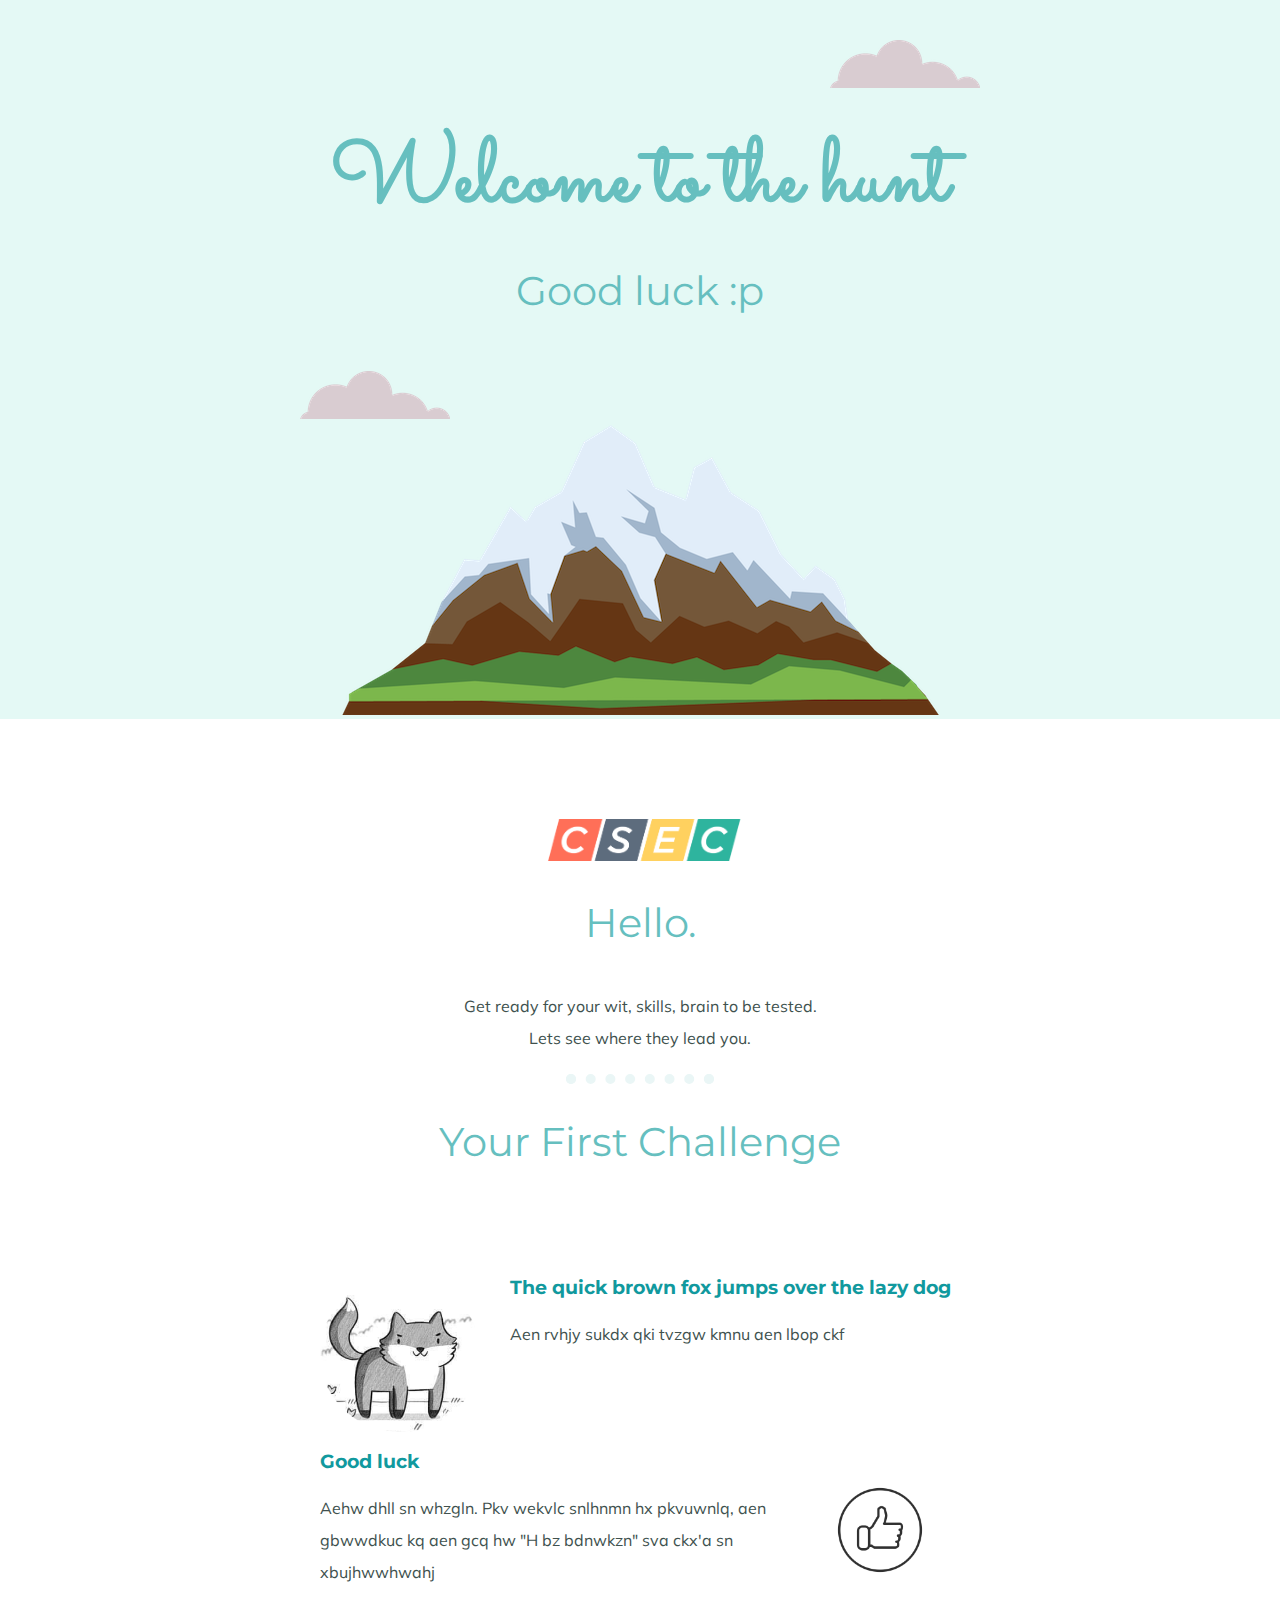
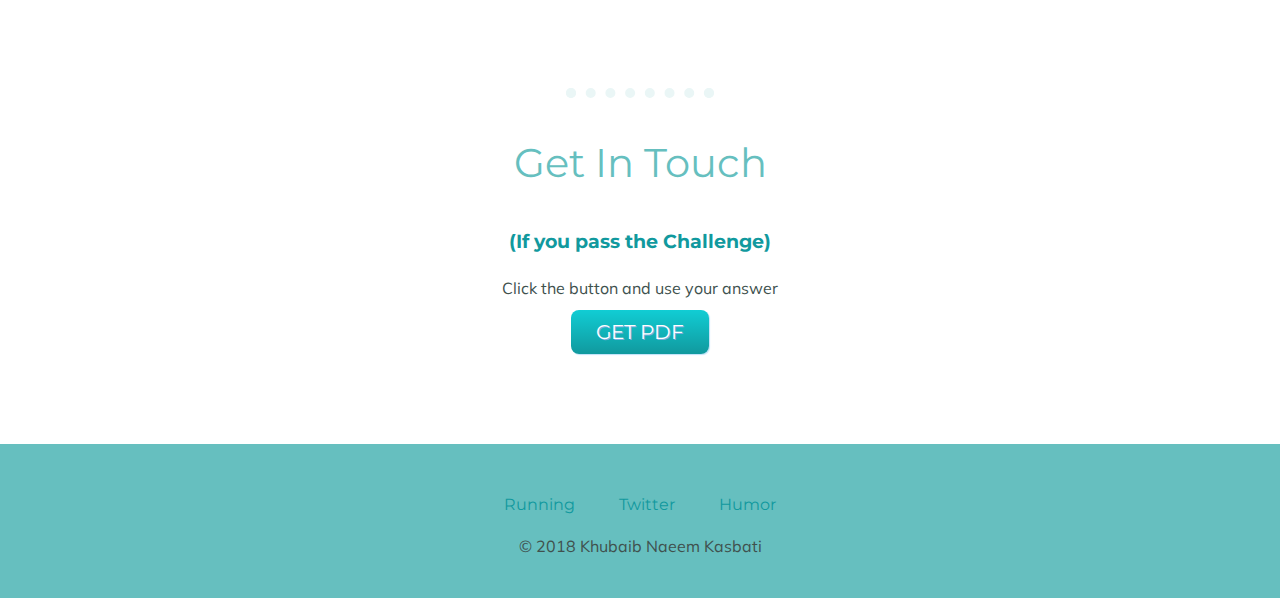
<file: Cipher.html>
<!DOCTYPE html>
<html lang="en">

<head>
    <meta charset="UTF-8" />
    <meta name="viewport" content="width=device-width, initial-scale=1.0" />
    <title>Khubaib Naeem Kasbati</title>
    <link rel="stylesheet" type="text/css" href="css/styles.css" />
    <!-- <link rel="icon" href="favicon.ico" /> -->
    <link href="https://fonts.googleapis.com/css?family=Montserrat|Muli|Sacramento&display=swap" rel="stylesheet" />
</head>

<body>
    <div class="top">
        <img class="top-cloud" src="images/cloud.png" alt="cloudimg" />

        <h1>Welcome to the hunt</h1>
        <h2>Good luck :p</h2>

        <img class="bottom-cloud" src="images/cloud.png" alt="cloudimg" />
        <img src="images/mountain.png" alt="mountainimg" />
    </div>
    <div class="middle-container">
        <div class="profile">
            <img class="khubaib" src="images/logo.png" alt="Khubaib" />
            <h2>Hello.</h2>
            <p class="intro">
                Get ready for your wit, skills, brain to be tested. Lets see where they lead you.
            </p>
        </div>
        <hr />
        <div class="skills">
            <h2>Your First Challenge</h2>
            <div class="skill-row">
                <img class="skillimgl" src="images/fox.png" alt="fox" />
                <h3>The quick brown fox jumps over the lazy dog</h3>
                <p>
                    Aen rvhjy sukdx qki tvzgw kmnu aen lbop ckf
                </p>
            </div>
            <div class="skill-row">
                <img class="skillimgr" src="images/thumbsup.png" alt="Database" />
                <h3>Good luck</h3>
                <p>
                    Aehw dhll sn whzgln. Pkv wekvlc snlhnmn hx pkvuwnlq, aen gbwwdkuc kq aen gcq hw "H bz bdnwkzn" sva ckx'a sn xbujhwwhwahj
                </p>
            </div>

        </div>
        <hr />
        <div class="contact-me">
            <h2>Get In Touch</h2>
            <h3>(If you pass the Challenge)</h3>
            <p>
                Click the button and use your answer
            </p>
            <a class="btn" href="https://anonfiles.com/ba69S1Lcoe/audio_protected_pdf">GET PDF</a>
        </div>
    </div>

    <div class="bottom-container">
        <a class="footer-link" href="https://www.youtube.com/watch?v=BRccHznwrbw">Running</a>
        <a class="footer-link" href="https://twitter.com/">Twitter</a>
        <a class="footer-link" href="https://www.facebook.com/100000785206409/posts/3328942660475208/?app=fbl">Humor</a>
        <p>© 2018 Khubaib Naeem Kasbati</p>
    </div>
</body>

</html>
</file>
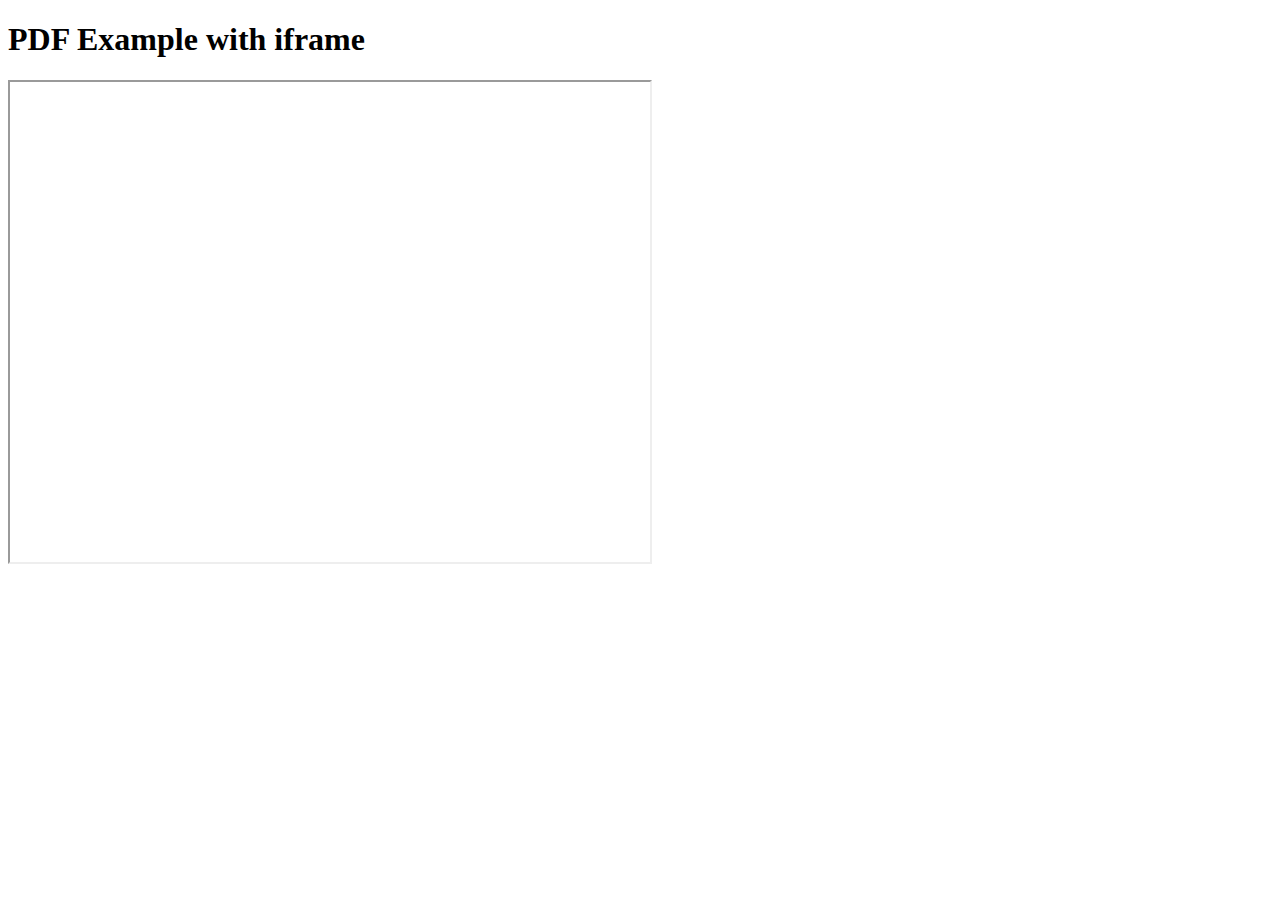
<file: sudoku.html>
<!DOCTYPE html>
<html>
  <head>
    <title>Title of the document</title>
  </head>
  <body>
    <h1>PDF Example with iframe</h1>
    <iframe src="https://drive.google.com/file/d/16UVpVhyNN5fSd7oWag4mXQc6GqVlO7oA/preview" width="640" height="480"></iframe>
  </body>
</html>
</file>
<file: css/styles.css>
/* div {
    background-color: #1b1b2f;
} */
body {
    margin: 0;
    text-align: center;
    font-family: "Muli", sans-serif;
    color: #40514E;
    
}
h1 {
    margin: 40 auto 0 auto ;
    font-family: "Sacramento", cursive;
    font-size: 5.625rem;
    line-height: 0.5;
    color:  #66BFBF;
}

h2 {
    font-family: "Montserrat", sans-serif;
    font-size: 2.5rem;
    color:  #66BFBF;
    font-weight: normal;
    padding-bottom: 10px;
    /* text-align: left; */
}

h3 {
    font-family: "Montserrat", sans-serif;
    color: #11999E;
}
.top {
    background-color: #e4f9f5;
    position: relative;
    padding-top: 100px; 
    /* height : 200px;
    width: 200px; */
}
.middle-container {
    /* background-color: burlywood;
    height: 200px;
    width: 200px;
    border: solid 20px;
    margin-left: 200px; */
    margin: 100px 0;
}
.bottom-container {
    /* background-color: crimson;
    height: 200px;
    width: 200px;
    border: solid 10px;
    margin-left: 440px; */
}

.bottom-cloud {
    position: absolute;
    left: 300px;
    bottom: 300px;
}
.top-cloud {
    position: absolute;
    right: 300px;
    top: 40px;
}
a {
  color: #11999E;
  font-family: 'Montserrat', sans-serif;
  margin: 10px 20px;
  text-decoration: none;
}



.bottom-container {
    background-color: #66BFBF;
    padding: 50px 0 20px;
}

.skill-row{
    width: 50%;
    margin: 100px auto;
    text-align: left;
}

.skillimgl{
    width: 25%;
    float: left;
    margin-right: 30px;
}

.skillimgr{
    width: 25%;
    float: right;
    margin-left: 30px;
}

hr{
    border: 10px dotted #EAF6F6;
    border-bottom: none;
    width: 10%;
    margin: 100 auto;
    
}
.khubaib{
    width: 19%;
    /* float: left; */
    /* margin-left: 400px; */
}
.intro{
    width:30%;
    margin: 20px auto;
}
p{
    
    line-height: 2;
}
.contact-me{
    width: 40%;
    margin: 40px auto 60px;
}
.btn {
    font-family: "Montserrat", sans-serif;
    color: #FFFFFF !important;
    font-size: 20px;
    text-shadow: 1px 1px 0px #7CACDE;
    box-shadow: 1px 1px 1px #BEE2F9;
    padding: 10px 25px;
    -moz-border-radius: 8px;
    -webkit-border-radius: 8px;
    border-radius: 8px;
    background: #63B8EE;
    background: linear-gradient(top,  #11CDD4,  #11999E);
    background: -ms-linear-gradient(top,  #11CDD4,  #11999E);
    background: -webkit-gradient(linear, left top, left bottom, from(#11CDD4), to(#11999E));
    background: -moz-linear-gradient(top,  #11CDD4,  #11999E);
  }
  .btn:hover {
    color: #14396A !important;
    background: #468CCF;
    background: linear-gradient(top,  #30E3CB,  #2BC4AB);
    background: -ms-linear-gradient(top,  #30E3CB,  #2BC4AB);
    background: -webkit-gradient(linear, left top, left bottom, from(#30E3CB), to(#2BC4AB));
    background: -moz-linear-gradient(top,  #30E3CB,  #2BC4AB);
  }

a:hover{
    color: #eaf6f6;
}

.copyright{
    
    color: #eaf6f6;
    font-size: 0.75rem;
    padding:20px;
}
</file>
